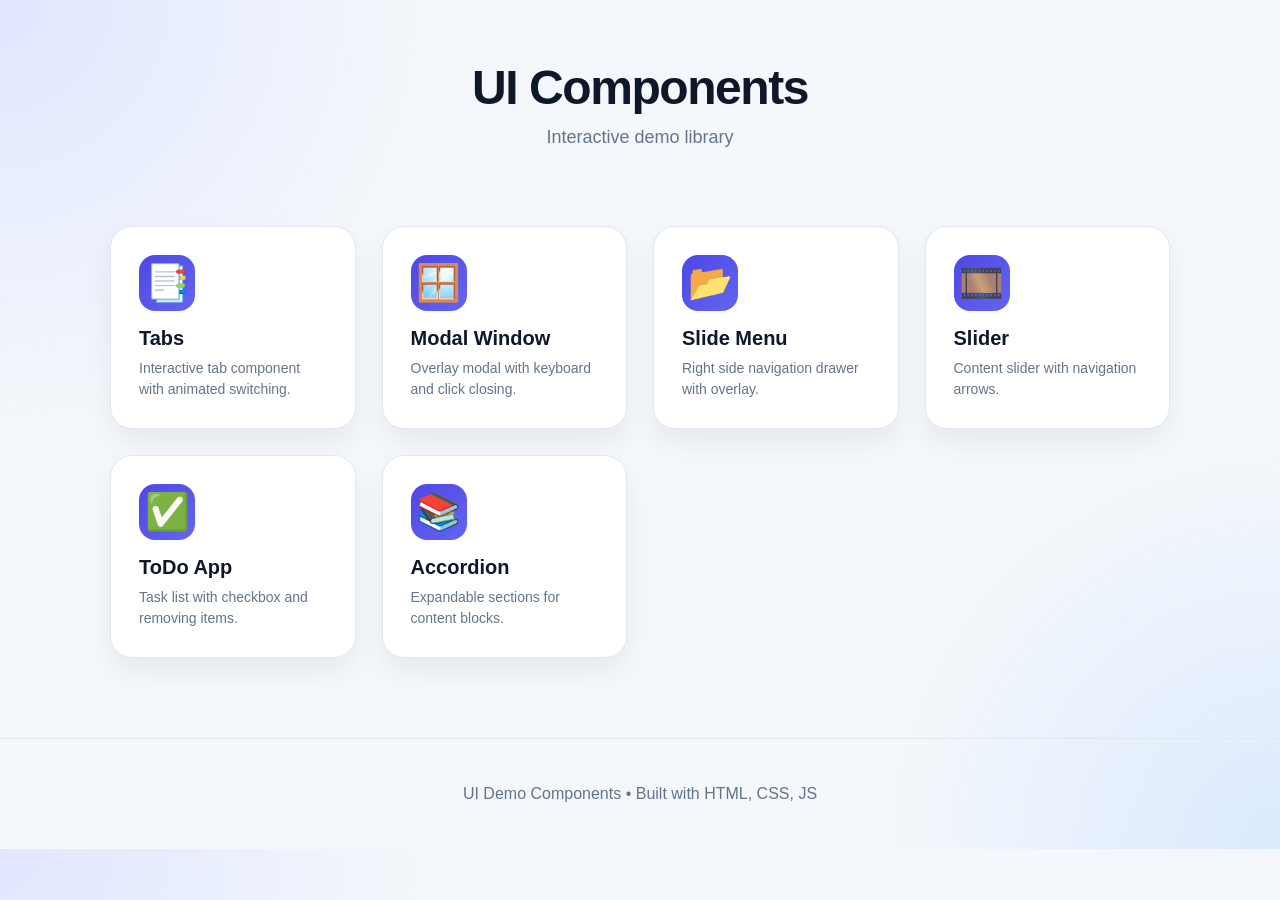
<file: index.html>
<!DOCTYPE html>
<html lang="en">
<head>
<meta charset="UTF-8">
<meta name="viewport" content="width=device-width, initial-scale=1.0">
<title>UI Components Demo</title>
<link rel="stylesheet" href="styles.css">
</head>
<body>

<header class="header">
    <div class="header-container">
        <h1 class="logo">UI Components</h1>
        <p class="subtitle">Interactive demo library</p>
    </div>
</header>

<main class="main">

    <section class="components">

        <a target="_blank" href="tabs/" class="component-card">
            <div class="component-icon">📑</div>
            <h2>Tabs</h2>
            <p>Interactive tab component with animated switching.</p>
        </a>

        <a target="_blank" href="modal/" class="component-card">
            <div class="component-icon">🪟</div>
            <h2>Modal Window</h2>
            <p>Overlay modal with keyboard and click closing.</p>
        </a>

        <a target="_blank" href="slide-menu/" class="component-card">
            <div class="component-icon">📂</div>
            <h2>Slide Menu</h2>
            <p>Right side navigation drawer with overlay.</p>
        </a>

        <a target="_blank" href="slider/" class="component-card">
            <div class="component-icon">🎞️</div>
            <h2>Slider</h2>
            <p>Content slider with navigation arrows.</p>
        </a>

        <a target="_blank" href="todo/" class="component-card">
            <div class="component-icon">✅</div>
            <h2>ToDo App</h2>
            <p>Task list with checkbox and removing items.</p>
        </a>

        <a target="_blank" href="accordion/" class="component-card">
            <div class="component-icon">📚</div>
            <h2>Accordion</h2>
            <p>Expandable sections for content blocks.</p>
        </a>

    </section>

</main>

<footer class="footer">
    <p>UI Demo Components • Built with HTML, CSS, JS</p>
</footer>

</body>
</html>
</file>
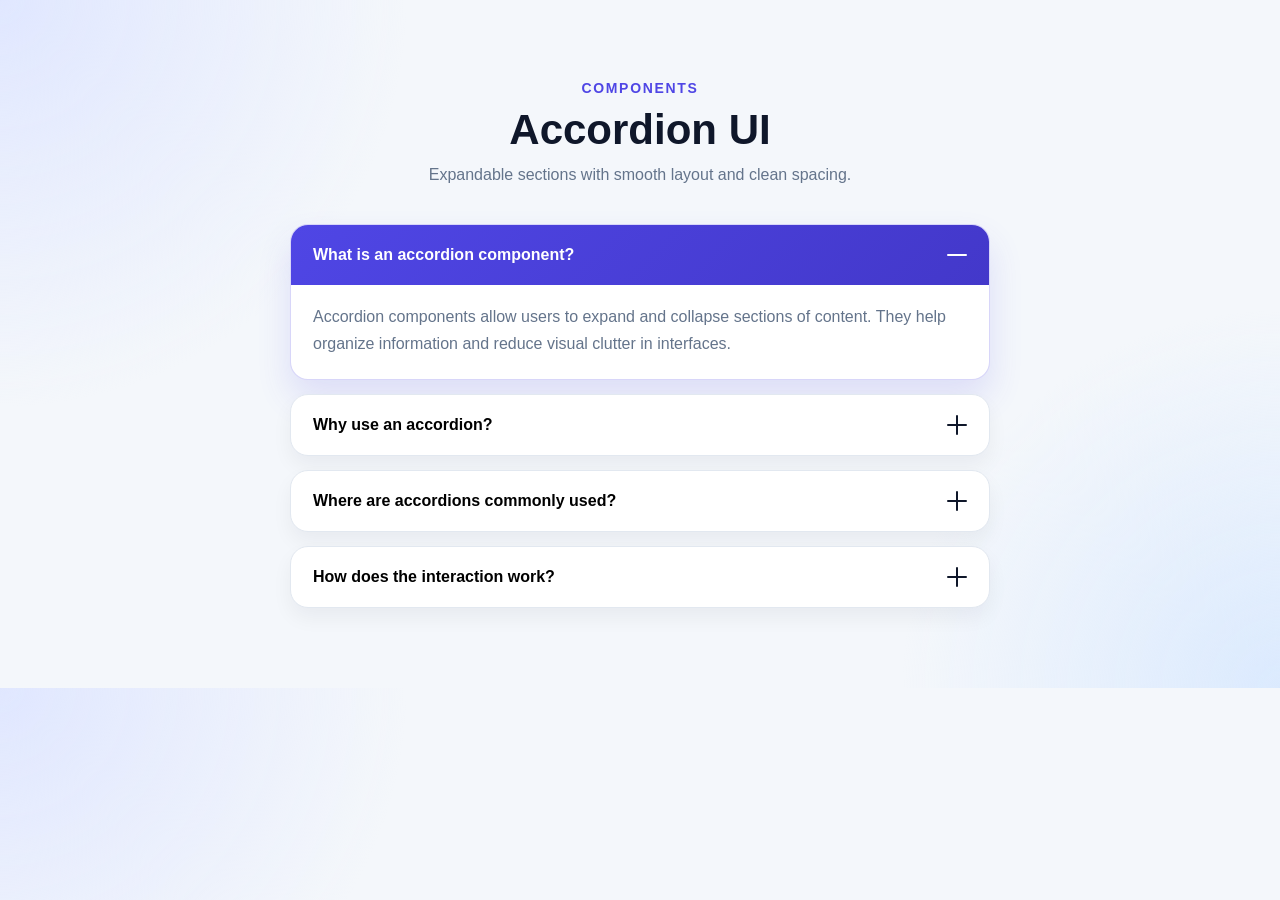
<file: accordion/index.html>
<!DOCTYPE html>
<html lang="en">
<head>
<meta charset="UTF-8">
<meta name="viewport" content="width=device-width, initial-scale=1.0">
<title>Accordion</title>
<link rel="stylesheet" href="styles.css">
<script defer src="app.js"></script>
</head>
<body>

<section class="accordion-section">

    <div class="accordion-container">

        <div class="accordion-header">
            <p class="accordion-label">Components</p>
            <h1 class="accordion-title">Accordion UI</h1>
            <p class="accordion-subtitle">
                Expandable sections with smooth layout and clean spacing.
            </p>
        </div>

        <div class="accordion">

            <div class="accordion-item active">

                <button class="accordion-trigger" type="button">
                    <span>What is an accordion component?</span>
                    <span class="accordion-icon"></span>
                </button>

                <div class="accordion-content">
                    <p>
                        Accordion components allow users to expand and collapse
                        sections of content. They help organize information and
                        reduce visual clutter in interfaces.
                    </p>
                </div>

            </div>

            <div class="accordion-item">

                <button class="accordion-trigger" type="button">
                    <span>Why use an accordion?</span>
                    <span class="accordion-icon"></span>
                </button>

                <div class="accordion-content">
                    <p>
                        Accordions improve usability by grouping related
                        information and letting users reveal details only when
                        needed.
                    </p>
                </div>

            </div>

            <div class="accordion-item">

                <button class="accordion-trigger" type="button">
                    <span>Where are accordions commonly used?</span>
                    <span class="accordion-icon"></span>
                </button>

                <div class="accordion-content">
                    <p>
                        They are commonly used in FAQs, dashboards, documentation,
                        and settings panels.
                    </p>
                </div>

            </div>

            <div class="accordion-item">

                <button class="accordion-trigger" type="button">
                    <span>How does the interaction work?</span>
                    <span class="accordion-icon"></span>
                </button>

                <div class="accordion-content">
                    <p>
                        When a user clicks the header, JavaScript toggles an
                        active class which expands or collapses the content area.
                    </p>
                </div>

            </div>

        </div>

    </div>

</section>

</body>
</html>
</file>
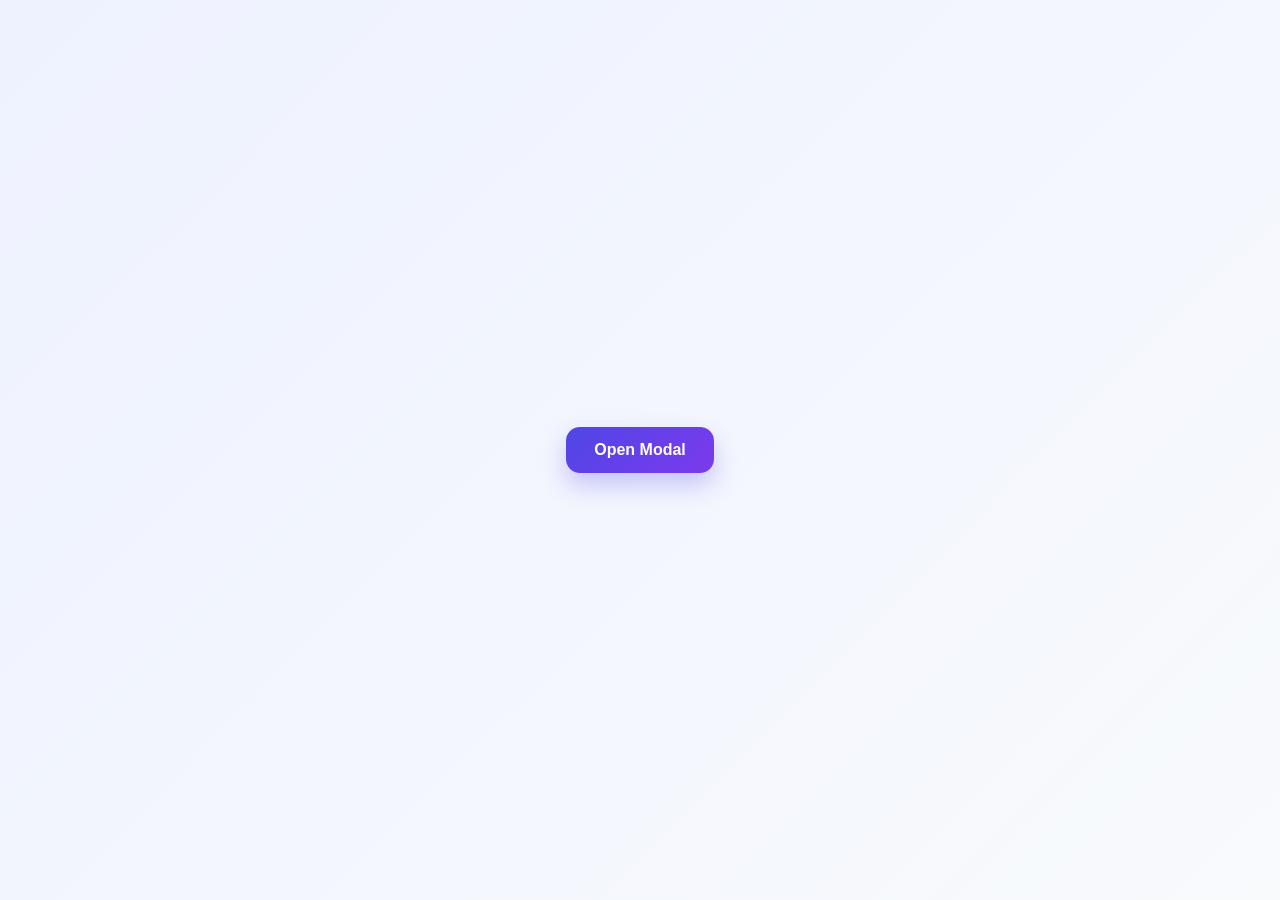
<file: modal/index.html>
<!DOCTYPE html>
<html lang="en">
<head>
    <meta charset="UTF-8">
    <meta name="viewport" content="width=device-width, initial-scale=1.0">
    <title>Beautiful Modal</title>
    <link rel="stylesheet" href="styles.css">
    <script defer src="app.js"></script>
</head>
<body>
    <button id="openModalBtn" class="open-btn">Open Modal</button>

    <div id="myModal" class="modal">
        <div class="modal-content">
            <div class="modal-header">
                <h2 class="modal-title">Beautiful Modal Window</h2>
                <button class="close" id="closeModalBtn" aria-label="Close modal">&times;</button>
            </div>

            <p class="modal-text">
                This is a modern modal window with a smooth animation, a soft shadow,
                and a blurred background. It looks much cleaner than the default version.
            </p>

            <div class="modal-actions">
                <button class="btn-secondary" id="cancelBtn">Cancel</button>
                <button class="btn-primary">Confirm</button>
            </div>
        </div>
    </div>
</body>
</html>
</file>
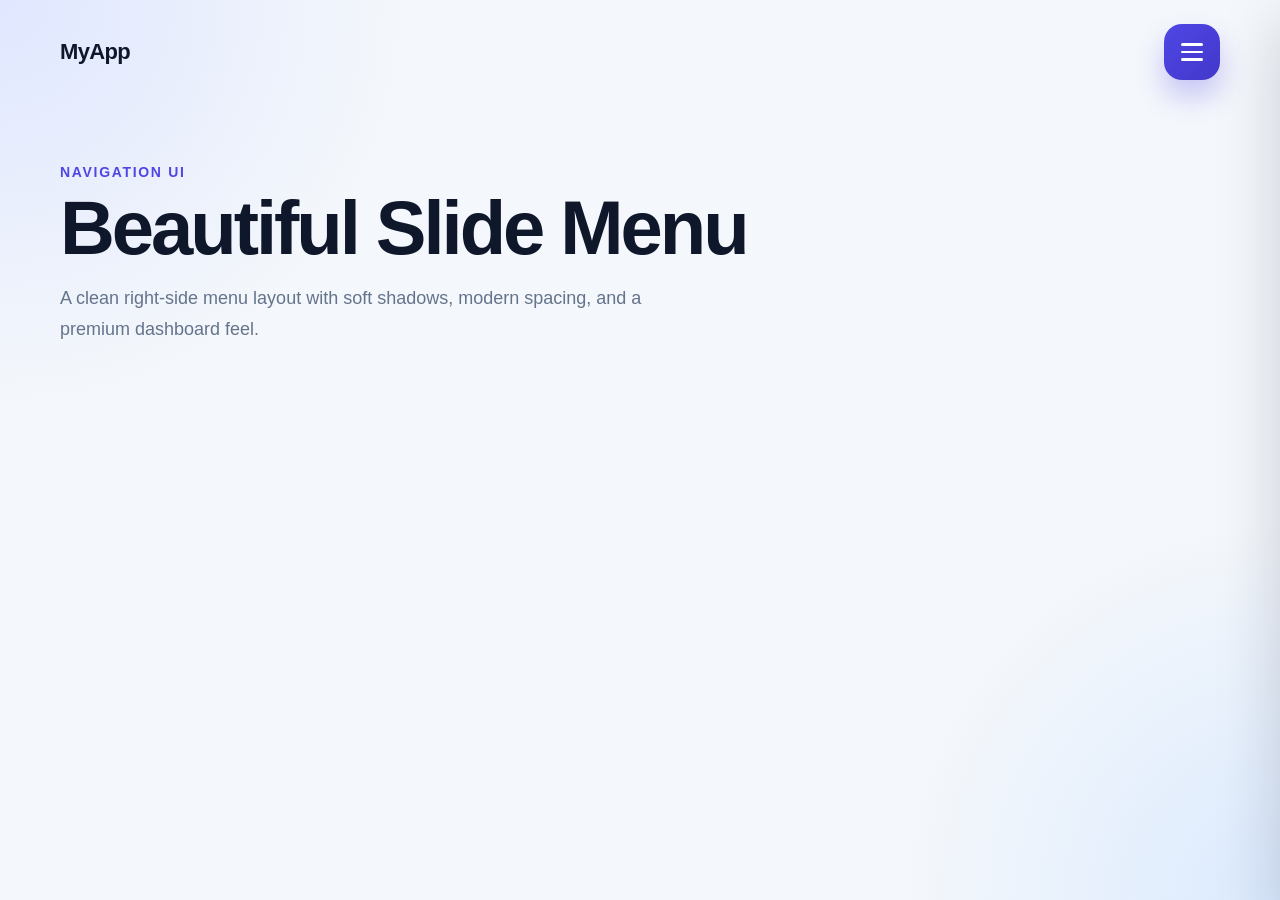
<file: slide-menu/index.html>
<!DOCTYPE html>
<html lang="en">
<head>
    <meta charset="UTF-8">
    <meta name="viewport" content="width=device-width, initial-scale=1.0">
    <title>Slide Menu</title>
    <link rel="stylesheet" href="styles.css">
    <script deffer src="app.js"></script>
</head>
<body>
    <header class="page-header">
        <div class="logo">MyApp</div>

        <button class="menu-toggle" type="button" aria-label="Open menu">
            <span></span>
            <span></span>
            <span></span>
        </button>
    </header>

    <main class="hero">
        <div class="hero-content">
            <p class="hero-label">Navigation UI</p>
            <h1 class="hero-title">Beautiful Slide Menu</h1>
            <p class="hero-text">
                A clean right-side menu layout with soft shadows, modern spacing,
                and a premium dashboard feel.
            </p>
        </div>
    </main>

    <div class="menu-overlay"></div>

    <aside class="side-menu" aria-hidden="true">
        <div class="side-menu__header">
            <div>
                <p class="side-menu__label">Menu</p>
                <h2 class="side-menu__title">Navigation</h2>
            </div>

            <button class="menu-close" type="button" aria-label="Close menu">
                <span></span>
                <span></span>
            </button>
        </div>

        <nav class="side-menu__nav">
            <a href="#" class="menu-link active">
                <span class="menu-link__icon">🏠</span>
                <span class="menu-link__content">
                    <span class="menu-link__title">Dashboard</span>
                    <span class="menu-link__text">Overview and quick stats</span>
                </span>
            </a>

            <a href="#" class="menu-link">
                <span class="menu-link__icon">📁</span>
                <span class="menu-link__content">
                    <span class="menu-link__title">Projects</span>
                    <span class="menu-link__text">Manage your active work</span>
                </span>
            </a>

            <a href="#" class="menu-link">
                <span class="menu-link__icon">👥</span>
                <span class="menu-link__content">
                    <span class="menu-link__title">Team</span>
                    <span class="menu-link__text">Members and permissions</span>
                </span>
            </a>

            <a href="#" class="menu-link">
                <span class="menu-link__icon">📊</span>
                <span class="menu-link__content">
                    <span class="menu-link__title">Analytics</span>
                    <span class="menu-link__text">Reports and performance</span>
                </span>
            </a>

            <a href="#" class="menu-link">
                <span class="menu-link__icon">⚙️</span>
                <span class="menu-link__content">
                    <span class="menu-link__title">Settings</span>
                    <span class="menu-link__text">Preferences and configuration</span>
                </span>
            </a>
        </nav>

        <div class="side-menu__footer">
            <div class="profile-card">
                <div class="profile-card__avatar">JD</div>
                <div class="profile-card__info">
                    <strong>John Doe</strong>
                    <span>Product Developer</span>
                </div>
            </div>

            <button class="logout-btn" type="button">Log out</button>
        </div>
    </aside>
</body>
</html>
</file>
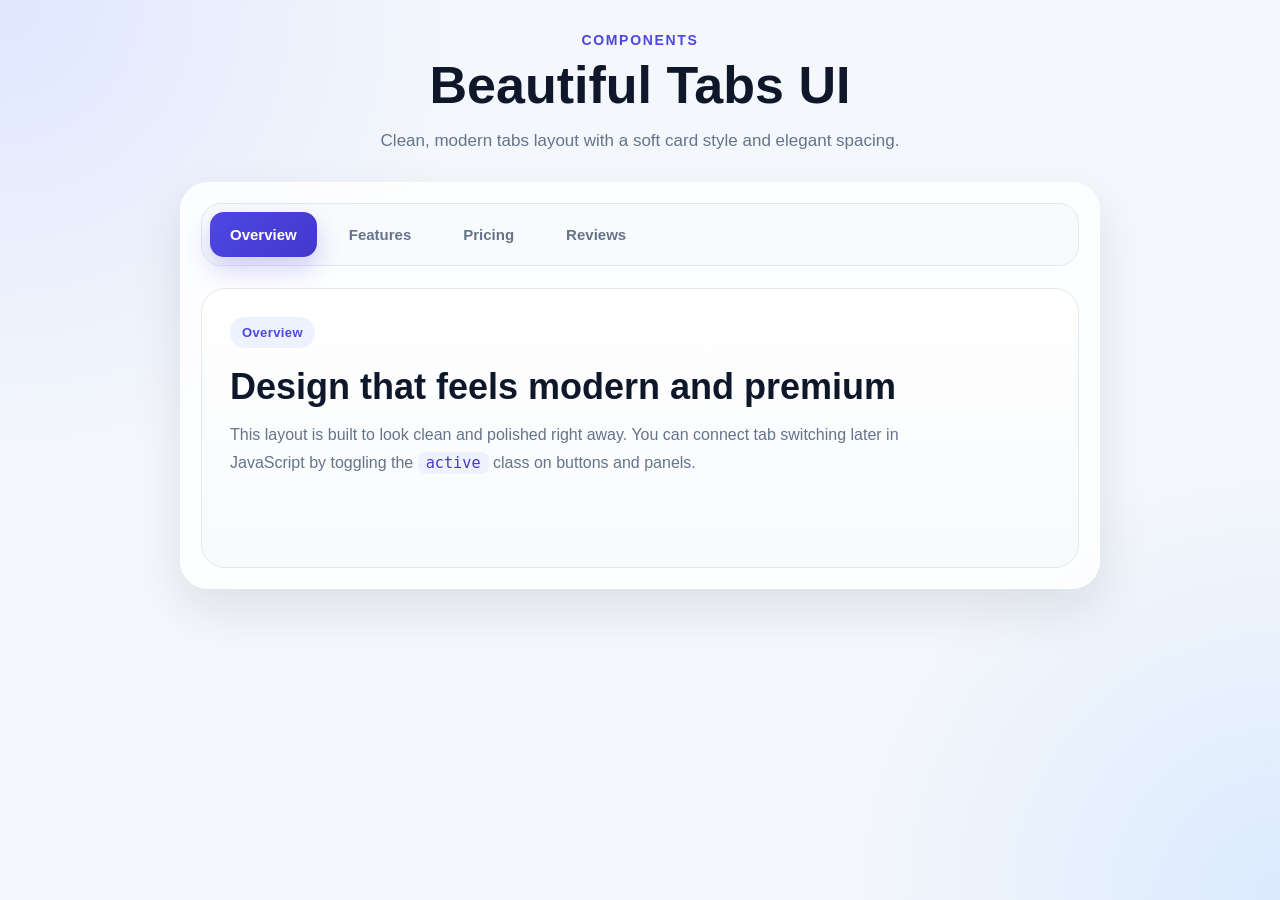
<file: tabs/index.html>
<!DOCTYPE html>
<html lang="en">
<head>
    <meta charset="UTF-8">
    <meta name="viewport" content="width=device-width, initial-scale=1.0">
    <title>Beautiful Tabs</title>
    <link rel="stylesheet" href="styles.css">
    <script defer src="app.js"></script>
</head>
<body>
    <section class="tabs-section">
        <div class="tabs-container">
            <div class="tabs-header">
                <p class="tabs-label">Components</p>
                <h1 class="tabs-title">Beautiful Tabs UI</h1>
                <p class="tabs-subtitle">
                    Clean, modern tabs layout with a soft card style and elegant spacing.
                </p>
            </div>

            <div class="tabs">
                <div class="tabs-nav" role="tablist" aria-label="Tabs navigation">
                    <button class="tab-btn active" type="button" role="tab" aria-selected="true">
                        Overview
                    </button>
                    <button class="tab-btn" type="button" role="tab" aria-selected="false">
                        Features
                    </button>
                    <button class="tab-btn" type="button" role="tab" aria-selected="false">
                        Pricing
                    </button>
                    <button class="tab-btn" type="button" role="tab" aria-selected="false">
                        Reviews
                    </button>
                </div>

                <div class="tabs-content">
                    <div class="tab-panel active" role="tabpanel">
                        <div class="panel-card">
                            <span class="panel-badge">Overview</span>
                            <h2>Design that feels modern and premium</h2>
                            <p>
                                This layout is built to look clean and polished right away.
                                You can connect tab switching later in JavaScript by toggling
                                the <code>active</code> class on buttons and panels.
                            </p>
                        </div>
                    </div>

                    <div class="tab-panel" role="tabpanel">
                        <div class="panel-card">
                            <span class="panel-badge">Features</span>
                            <h2>Everything is ready for interaction</h2>
                            <p>
                                The markup already has navigation buttons and content panels.
                                You only need to write JavaScript for switching the active state.
                            </p>
                        </div>
                    </div>

                    <div class="tab-panel" role="tabpanel">
                        <div class="panel-card">
                            <span class="panel-badge">Pricing</span>
                            <h2>Perfect base for dashboard or landing pages</h2>
                            <p>
                                This component fits SaaS interfaces, admin panels, portfolios,
                                startup landing pages, and product pages.
                            </p>
                        </div>
                    </div>

                    <div class="tab-panel" role="tabpanel">
                        <div class="panel-card">
                            <span class="panel-badge">Reviews</span>
                            <h2>Simple structure, easy to extend</h2>
                            <p>
                                You can add icons, counters, animations, or even nested cards
                                without changing the core structure.
                            </p>
                        </div>
                    </div>
                </div>
            </div>
        </div>
    </section>
</body>
</html>
</file>
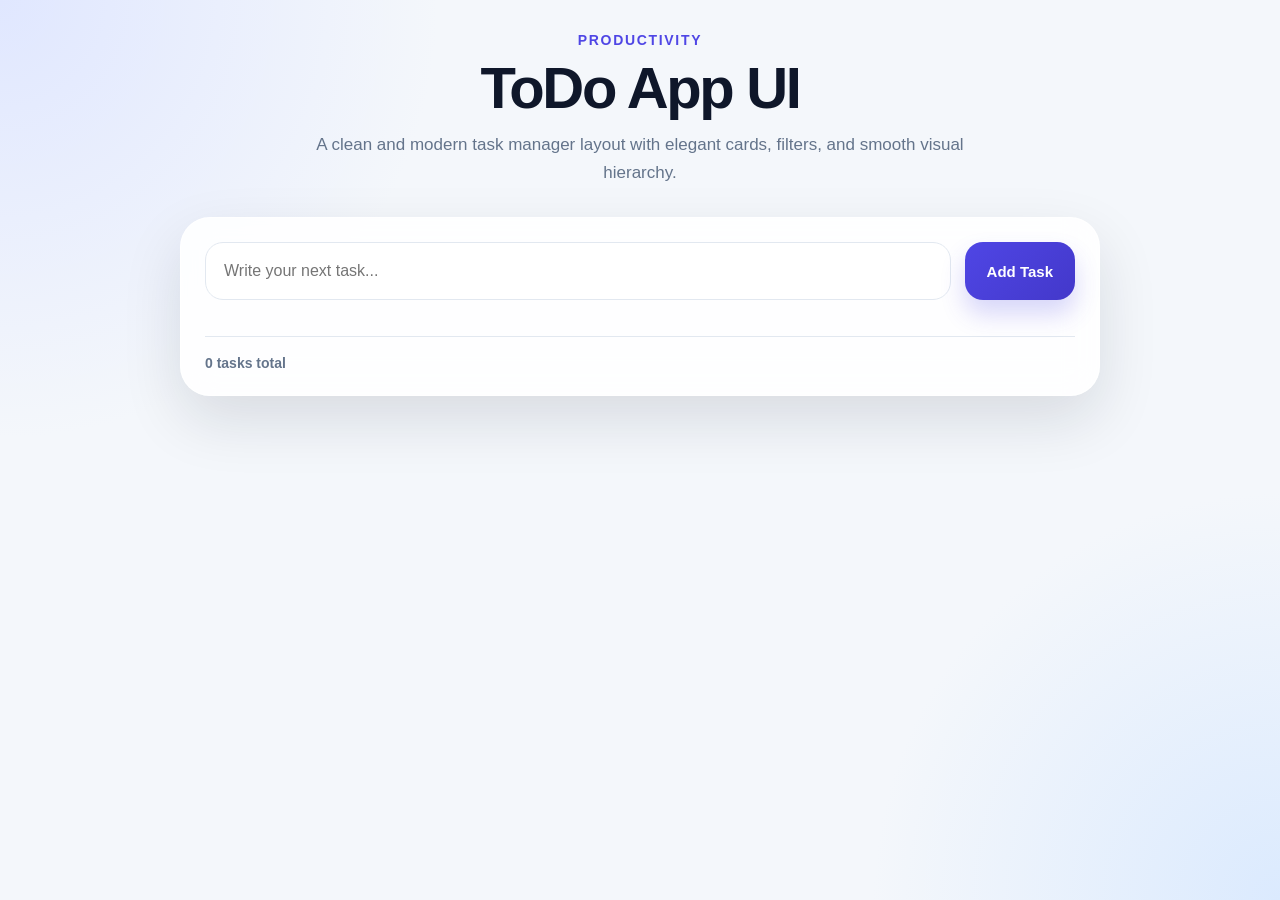
<file: todo/index.html>
<!DOCTYPE html>
<html lang="en">
<head>
    <meta charset="UTF-8">
    <meta name="viewport" content="width=device-width, initial-scale=1.0">
    <title>Beautiful ToDo</title>
    <link rel="stylesheet" href="styles.css">
    <script defer src="app.js"></script>
</head>
<body>
    <section class="todo-section">
        <div class="todo-container">
            <div class="todo-header">
                <p class="todo-label">Productivity</p>
                <h1 class="todo-title">ToDo App UI</h1>
                <p class="todo-subtitle">
                    A clean and modern task manager layout with elegant cards,
                    filters, and smooth visual hierarchy.
                </p>
            </div>

            <div class="todo-app">
                <form class="todo-form">
                    <div class="todo-input-wrap">
                        <input
                            type="text"
                            class="todo-input"
                            placeholder="Write your next task..."
                        >
                        <button class="todo-add-btn" type="submit">Add Task</button>
                    </div>
                </form>

                <ul class="todo-list"></ul>

                <div class="todo-footer">
                    <span class="tasks-count"></span>
                </div>
            </div>
        </div>
    </section>
</body>
</html>
</file>
<file: styles.css>
* {
    box-sizing: border-box;
}

:root {
    --bg: #f4f7fb;
    --card: #ffffff;
    --text: #0f172a;
    --muted: #64748b;
    --primary: #4f46e5;
    --primary2: #6366f1;
    --line: #e2e8f0;
}

body {
    margin: 0;
    font-family: Inter, Arial, sans-serif;
    background:
        radial-gradient(circle at top left,#e0e7ff 0%,transparent 28%),
        radial-gradient(circle at bottom right,#dbeafe 0%,transparent 26%),
        var(--bg);
    color: var(--text);
}

/* HEADER */

.header {
    padding: 60px 20px 30px;
    text-align: center;
}

.logo {
    font-size: 48px;
    margin: 0;
    font-weight: 900;
    letter-spacing: -0.03em;
}

.subtitle {
    margin-top: 12px;
    color: var(--muted);
    font-size: 18px;
}

/* MAIN */

.main {
    max-width: 1100px;
    margin: auto;
    padding: 30px 20px 80px;
}

.components {
    display: grid;
    grid-template-columns: repeat(auto-fit,minmax(240px,1fr));
    gap: 26px;
}

/* CARD */

.component-card {
    text-decoration: none;
    background: var(--card);
    border-radius: 22px;
    padding: 28px;
    border: 1px solid var(--line);
    box-shadow: 0 14px 28px rgba(15,23,42,0.06);
    transition: all .25s ease;
    color: inherit;
}

.component-card:hover {
    transform: translateY(-6px);
    box-shadow: 0 22px 40px rgba(15,23,42,0.12);
    border-color: #c7d2fe;
}

.component-card h2 {
    margin: 16px 0 8px;
    font-size: 20px;
}

.component-card p {
    margin: 0;
    color: var(--muted);
    font-size: 14px;
    line-height: 1.5;
}

/* ICON */

.component-icon {
    font-size: 36px;
    width: 56px;
    height: 56px;
    border-radius: 16px;
    background: linear-gradient(135deg,var(--primary),var(--primary2));
    display: flex;
    align-items: center;
    justify-content: center;
    color: white;
}

/* FOOTER */

.footer {
    text-align: center;
    padding: 30px 20px;
    color: var(--muted);
    border-top: 1px solid var(--line);
}
</file>
<file: accordion/styles.css>
* {
    box-sizing: border-box;
}

:root {
    --bg: #f4f7fb;
    --card: #ffffff;
    --text: #0f172a;
    --muted: #64748b;
    --primary: #4f46e5;
    --primary-dark: #4338ca;
    --line: #e2e8f0;
}

body {
    margin: 0;
    font-family: Inter, Arial, sans-serif;
    background:
        radial-gradient(circle at top left, #e0e7ff 0%, transparent 28%),
        radial-gradient(circle at bottom right, #dbeafe 0%, transparent 26%),
        var(--bg);
    color: var(--text);
}

.accordion-section {
    padding: 80px 20px;
}

.accordion-container {
    max-width: 700px;
    margin: auto;
}

.accordion-header {
    text-align: center;
    margin-bottom: 40px;
}

.accordion-label {
    margin: 0 0 10px;
    font-size: 14px;
    text-transform: uppercase;
    letter-spacing: .12em;
    color: var(--primary);
    font-weight: 700;
}

.accordion-title {
    margin: 0;
    font-size: 42px;
    font-weight: 900;
}

.accordion-subtitle {
    margin-top: 12px;
    color: var(--muted);
}

.accordion {
    display: flex;
    flex-direction: column;
    gap: 14px;
}

.accordion-item {
    background: var(--card);
    border-radius: 18px;
    border: 1px solid var(--line);
    overflow: hidden;
    box-shadow: 0 10px 20px rgba(15, 23, 42, .05);
    transition:
        transform 0.28s ease,
        box-shadow 0.28s ease,
        border-color 0.28s ease,
        background 0.28s ease;
}

.accordion-item:hover {
    transform: translateY(-2px);
    box-shadow: 0 16px 28px rgba(15, 23, 42, .08);
}

.accordion-item.active {
    border-color: rgba(79, 70, 229, 0.22);
    box-shadow: 0 18px 34px rgba(79, 70, 229, 0.14);
}

.accordion-trigger {
    width: 100%;
    display: flex;
    justify-content: space-between;
    align-items: center;
    gap: 16px;
    padding: 20px 22px;
    border: none;
    background: none;
    font-size: 16px;
    font-weight: 700;
    cursor: pointer;
    transition:
        background 0.3s ease,
        color 0.3s ease,
        padding 0.25s ease;
}

.accordion-trigger:hover {
    background: #f8fafc;
}

.accordion-trigger span:first-child {
    text-align: left;
}

.accordion-item.active .accordion-trigger {
    background: linear-gradient(135deg, var(--primary), var(--primary-dark));
    color: #fff;
}

.accordion-icon {
    width: 20px;
    height: 20px;
    position: relative;
    flex-shrink: 0;
    transition: transform 0.3s ease;
}

.accordion-icon::before,
.accordion-icon::after {
    content: "";
    position: absolute;
    background: var(--text);
    border-radius: 2px;
    transition:
        opacity 0.25s ease,
        transform 0.3s ease,
        background-color 0.3s ease;
}

.accordion-icon::before {
    width: 20px;
    height: 2px;
    top: 9px;
    left: 0;
}

.accordion-icon::after {
    width: 2px;
    height: 20px;
    left: 9px;
    top: 0;
}

.accordion-item.active .accordion-icon {
    transform: rotate(180deg);
}

.accordion-item.active .accordion-icon::before,
.accordion-item.active .accordion-icon::after {
    background-color: #fff;
}

.accordion-item.active .accordion-icon::after {
    opacity: 0;
    transform: scaleY(0.35);
}

.accordion-content {
    max-height: 0;
    overflow: hidden;
    padding: 0 22px;
    opacity: 0;
    transform: translateY(-8px);
    transition:
        max-height 0.38s ease,
        padding 0.3s ease,
        opacity 0.25s ease,
        transform 0.28s ease;
}

.accordion-item.active .accordion-content {
    max-height: 220px;
    padding: 18px 22px 22px;
    opacity: 1;
    transform: translateY(0);
}

.accordion-content p {
    margin: 0;
    color: var(--muted);
    line-height: 1.7;
    transition: color 0.25s ease;
}

.accordion-item.active .accordion-content p {
    animation: fadeSlideIn 0.32s ease;
}

@keyframes fadeSlideIn {
    from {
        opacity: 0;
        transform: translateY(8px);
    }
    to {
        opacity: 1;
        transform: translateY(0);
    }
}
</file>
<file: modal/styles.css>
* {
    box-sizing: border-box;
}

body {
    margin: 0;
    min-height: 100vh;
    display: flex;
    align-items: center;
    justify-content: center;
    font-family: Arial, sans-serif;
    background: linear-gradient(135deg, #eef2ff, #f8fafc);
    padding: 20px;
}

.open-btn {
    padding: 14px 28px;
    border: none;
    border-radius: 14px;
    background: linear-gradient(135deg, #4f46e5, #7c3aed);
    color: #fff;
    font-size: 16px;
    font-weight: 700;
    cursor: pointer;
    box-shadow: 0 12px 24px rgba(79, 70, 229, 0.28);
    transition: transform 0.2s ease, box-shadow 0.2s ease, opacity 0.2s ease;
}

.open-btn:hover {
    transform: translateY(-2px);
    box-shadow: 0 16px 30px rgba(79, 70, 229, 0.35);
}

.open-btn:active {
    transform: translateY(0);
    opacity: 0.95;
}

.modal {
    position: fixed;
    inset: 0;
    display: flex;
    align-items: center;
    justify-content: center;
    padding: 20px;
    background: rgba(15, 23, 42, 0.45);
    backdrop-filter: blur(6px);
    opacity: 0;
    visibility: hidden;
    transition: opacity 0.25s ease, visibility 0.25s ease;
}

.modal.show {
    opacity: 1;
    visibility: visible;
}

.modal-content {
    width: 100%;
    max-width: 460px;
    background: #ffffff;
    border-radius: 22px;
    padding: 24px;
    box-shadow: 0 24px 60px rgba(15, 23, 42, 0.20);
    transform: translateY(20px) scale(0.96);
    transition: transform 0.25s ease;
    position: relative;
}

.modal.show .modal-content {
    transform: translateY(0) scale(1);
}

.modal-header {
    display: flex;
    align-items: start;
    justify-content: space-between;
    gap: 16px;
    margin-bottom: 14px;
}

.modal-title {
    margin: 0;
    font-size: 24px;
    font-weight: 800;
    color: #0f172a;
}

.close {
    width: 40px;
    height: 40px;
    border: none;
    border-radius: 12px;
    background: #f1f5f9;
    color: #475569;
    font-size: 24px;
    line-height: 1;
    cursor: pointer;
    transition: background 0.2s ease, transform 0.2s ease, color 0.2s ease;
}

.close:hover {
    background: #e2e8f0;
    color: #0f172a;
    transform: rotate(90deg);
}

.modal-text {
    margin: 0 0 22px;
    font-size: 16px;
    line-height: 1.6;
    color: #475569;
}

.modal-actions {
    display: flex;
    justify-content: flex-end;
    gap: 12px;
}

.btn-secondary,
.btn-primary {
    border: none;
    border-radius: 12px;
    padding: 12px 18px;
    font-size: 15px;
    font-weight: 700;
    cursor: pointer;
    transition: transform 0.2s ease, opacity 0.2s ease, box-shadow 0.2s ease;
}

.btn-secondary {
    background: #e2e8f0;
    color: #0f172a;
}

.btn-primary {
    background: linear-gradient(135deg, #22c55e, #16a34a);
    color: #fff;
    box-shadow: 0 10px 20px rgba(34, 197, 94, 0.25);
}

.btn-secondary:hover,
.btn-primary:hover {
    transform: translateY(-1px);
}

.btn-primary:hover {
    box-shadow: 0 14px 24px rgba(34, 197, 94, 0.30);
}

@media (max-width: 480px) {
    .modal-content {
        padding: 20px;
        border-radius: 18px;
    }

    .modal-title {
        font-size: 20px;
    }

    .modal-actions {
        flex-direction: column;
    }
    
    .btn-secondary,
    .btn-primary {
        width: 100%;
    }
}
</file>
<file: slide-menu/styles.css>
* {
    box-sizing: border-box;
}

:root {
    --bg: #f4f7fb;
    --text: #0f172a;
    --muted: #64748b;
    --line: #e2e8f0;
    --white: #ffffff;
    --primary: #4f46e5;
    --primary-dark: #4338ca;
    --soft: #eef2ff;
    --shadow-lg: 0 24px 60px rgba(15, 23, 42, 0.18);
    --shadow-md: 0 14px 30px rgba(15, 23, 42, 0.08);
    --radius-xl: 28px;
    --radius-lg: 20px;
    --radius-md: 16px;
    --radius-sm: 12px;
}

html,
body {
    margin: 0;
    padding: 0;
    font-family: Inter, Arial, sans-serif;
    background:
        radial-gradient(circle at top left, #e0e7ff 0%, transparent 26%),
        radial-gradient(circle at bottom right, #dbeafe 0%, transparent 24%),
        var(--bg);
    color: var(--text);
}

body {
    min-height: 100vh;
    overflow-x: hidden;
}

.page-header {
    max-width: 1200px;
    margin: 0 auto;
    padding: 24px 20px;
    display: flex;
    align-items: center;
    justify-content: space-between;
}

.logo {
    font-size: 22px;
    font-weight: 800;
    letter-spacing: -0.03em;
}

.menu-toggle {
    width: 56px;
    height: 56px;
    border: none;
    border-radius: 18px;
    background: linear-gradient(135deg, var(--primary), var(--primary-dark));
    box-shadow: 0 16px 28px rgba(79, 70, 229, 0.28);
    display: inline-flex;
    flex-direction: column;
    justify-content: center;
    align-items: center;
    gap: 5px;
    cursor: pointer;
    transition: transform 0.2s ease, box-shadow 0.2s ease;
}

.menu-toggle:hover {
    transform: translateY(-2px);
    box-shadow: 0 20px 34px rgba(79, 70, 229, 0.34);
}

.menu-toggle span {
    width: 22px;
    height: 2.5px;
    border-radius: 999px;
    background: #ffffff;
    display: block;
}

.hero {
    max-width: 1200px;
    margin: 0 auto;
    padding: 60px 20px 100px;
}

.hero-content {
    max-width: 720px;
}

.hero-label {
    margin: 0 0 12px;
    font-size: 14px;
    font-weight: 700;
    letter-spacing: 0.12em;
    text-transform: uppercase;
    color: var(--primary);
}

.hero-title {
    margin: 0;
    font-size: clamp(40px, 7vw, 76px);
    line-height: 0.96;
    letter-spacing: -0.04em;
    font-weight: 900;
}

.hero-text {
    max-width: 620px;
    margin: 18px 0 0;
    font-size: 18px;
    line-height: 1.7;
    color: var(--muted);
}

.menu-overlay {
    position: fixed;
    inset: 0;
    background: rgba(15, 23, 42, 0.42);
    backdrop-filter: blur(4px);
    opacity: 0;
    visibility: hidden;
    transition: opacity 0.3s ease, visibility 0.3s ease;
}

.menu-overlay.is-open {
    opacity: 1;
    visibility: visible;
}

.side-menu {
    position: fixed;
    top: 0;
    right: 0;
    width: min(420px, 100%);
    height: 100vh;
    background: rgba(255, 255, 255, 0.92);
    backdrop-filter: blur(18px);
    border-left: 1px solid rgba(255, 255, 255, 0.7);
    box-shadow: var(--shadow-lg);
    padding: 24px;
    display: flex;
    flex-direction: column;
    gap: 26px;
    transform: translateX(100%);
    transition: transform 0.3s ease;
    z-index: 10;
}

.side-menu.is-open {
    transform: translateX(0);
}

.side-menu__header {
    display: flex;
    align-items: flex-start;
    justify-content: space-between;
    gap: 16px;
    padding-bottom: 10px;
    border-bottom: 1px solid var(--line);
}

.side-menu__label {
    margin: 0 0 8px;
    font-size: 13px;
    font-weight: 700;
    letter-spacing: 0.12em;
    text-transform: uppercase;
    color: var(--primary);
}

.side-menu__title {
    margin: 0;
    font-size: 30px;
    line-height: 1;
    font-weight: 800;
}

.menu-close {
    width: 46px;
    height: 46px;
    border: none;
    border-radius: 14px;
    background: #f8fafc;
    border: 1px solid var(--line);
    position: relative;
    cursor: pointer;
    flex-shrink: 0;
    transition: background 0.2s ease, transform 0.2s ease;
}

.menu-close:hover {
    background: #eef2ff;
    transform: rotate(90deg);
}

.menu-close span {
    position: absolute;
    top: 50%;
    left: 50%;
    width: 18px;
    height: 2px;
    background: #334155;
    border-radius: 999px;
}

.menu-close span:first-child {
    transform: translate(-50%, -50%) rotate(45deg);
}

.menu-close span:last-child {
    transform: translate(-50%, -50%) rotate(-45deg);
}

.side-menu__nav {
    display: flex;
    flex-direction: column;
    gap: 10px;
    flex: 1;
    overflow-y: auto;
    padding-right: 4px;
}

.menu-link {
    display: flex;
    align-items: center;
    gap: 14px;
    text-decoration: none;
    padding: 16px;
    border-radius: 18px;
    color: var(--text);
    background: transparent;
    border: 1px solid transparent;
    transition:
        background 0.22s ease,
        border-color 0.22s ease,
        transform 0.18s ease,
        box-shadow 0.22s ease;
}

.menu-link:hover {
    background: #ffffff;
    border-color: #e2e8f0;
    box-shadow: var(--shadow-md);
    transform: translateX(-2px);
}

.menu-link.active {
    background: linear-gradient(135deg, #eef2ff, #f8fafc);
    border-color: #c7d2fe;
}

.menu-link__icon {
    width: 46px;
    height: 46px;
    border-radius: 14px;
    background: #f8fafc;
    border: 1px solid var(--line);
    display: inline-flex;
    align-items: center;
    justify-content: center;
    flex-shrink: 0;
    font-size: 20px;
}

.menu-link.active .menu-link__icon {
    background: linear-gradient(135deg, var(--primary), var(--primary-dark));
    color: #ffffff;
    border-color: transparent;
    box-shadow: 0 10px 20px rgba(79, 70, 229, 0.24);
}

.menu-link__content {
    min-width: 0;
    display: flex;
    flex-direction: column;
    gap: 4px;
}

.menu-link__title {
    font-size: 16px;
    font-weight: 800;
    line-height: 1.2;
}

.menu-link__text {
    font-size: 14px;
    color: var(--muted);
    line-height: 1.4;
}

.side-menu__footer {
    display: flex;
    flex-direction: column;
    gap: 16px;
    padding-top: 18px;
    border-top: 1px solid var(--line);
}

.profile-card {
    display: flex;
    align-items: center;
    gap: 14px;
    padding: 14px;
    border-radius: 18px;
    background: linear-gradient(180deg, #ffffff, #f8fafc);
    border: 1px solid var(--line);
}

.profile-card__avatar {
    width: 52px;
    height: 52px;
    border-radius: 16px;
    display: inline-flex;
    align-items: center;
    justify-content: center;
    background: linear-gradient(135deg, var(--primary), var(--primary-dark));
    color: #ffffff;
    font-weight: 800;
    box-shadow: 0 12px 22px rgba(79, 70, 229, 0.24);
    flex-shrink: 0;
}

.profile-card__info {
    display: flex;
    flex-direction: column;
    gap: 4px;
}

.profile-card__info strong {
    font-size: 15px;
    line-height: 1.2;
}

.profile-card__info span {
    font-size: 14px;
    color: var(--muted);
    line-height: 1.3;
}

.logout-btn {
    width: 100%;
    border: none;
    border-radius: 16px;
    padding: 14px 18px;
    background: linear-gradient(135deg, #ef4444, #dc2626);
    color: #ffffff;
    font-size: 15px;
    font-weight: 800;
    cursor: pointer;
    box-shadow: 0 12px 24px rgba(220, 38, 38, 0.18);
    transition: transform 0.2s ease, box-shadow 0.2s ease;
}

.logout-btn:hover {
    transform: translateY(-1px);
    box-shadow: 0 16px 28px rgba(220, 38, 38, 0.24);
}

@media (max-width: 640px) {
    .page-header {
        padding: 18px 14px;
    }

    .hero {
        padding: 40px 14px 80px;
    }

    .side-menu {
        width: 100%;
        padding: 18px;
    }

    .menu-link {
        padding: 14px;
        border-radius: 16px;
    }

    .menu-link__icon {
        width: 42px;
        height: 42px;
        border-radius: 12px;
    }
}
</file>
<file: tabs/styles.css>
* {
    box-sizing: border-box;
}

:root {
    --bg: #f4f7fb;
    --card-bg: rgba(255, 255, 255, 0.82);
    --card-border: rgba(255, 255, 255, 0.7);
    --text: #0f172a;
    --muted: #64748b;
    --primary: #4f46e5;
    --primary-dark: #4338ca;
    --soft: #eef2ff;
    --shadow: 0 20px 50px rgba(15, 23, 42, 0.10);
    --radius-xl: 28px;
    --radius-lg: 18px;
    --radius-md: 14px;
}

html,
body {
    margin: 0;
    padding: 0;
    font-family: Inter, Arial, sans-serif;
    background:
        radial-gradient(circle at top left, #e0e7ff 0%, transparent 30%),
        radial-gradient(circle at bottom right, #dbeafe 0%, transparent 28%),
        var(--bg);
    color: var(--text);
}

body {
    min-height: 100vh;
    padding: 32px 16px;
}

.tabs-section {
    width: 100%;
}

.tabs-container {
    max-width: 920px;
    margin: 0 auto;
}

.tabs-header {
    text-align: center;
    margin-bottom: 28px;
}

.tabs-label {
    margin: 0 0 10px;
    color: var(--primary);
    font-size: 14px;
    font-weight: 700;
    text-transform: uppercase;
    letter-spacing: 0.12em;
}

.tabs-title {
    margin: 0;
    font-size: clamp(32px, 5vw, 52px);
    line-height: 1.05;
    font-weight: 800;
}

.tabs-subtitle {
    max-width: 640px;
    margin: 14px auto 0;
    color: var(--muted);
    font-size: 17px;
    line-height: 1.6;
}

.tabs {
    background: var(--card-bg);
    border: 1px solid var(--card-border);
    backdrop-filter: blur(14px);
    border-radius: var(--radius-xl);
    padding: 20px;
    box-shadow: var(--shadow);
}

.tabs-nav {
    display: flex;
    flex-wrap: wrap;
    gap: 12px;
    padding: 8px;
    background: #f8fafc;
    border-radius: 20px;
    margin-bottom: 22px;
    border: 1px solid #e2e8f0;
}

.tab-btn {
    appearance: none;
    border: none;
    background: transparent;
    color: var(--muted);
    padding: 14px 20px;
    border-radius: 14px;
    font-size: 15px;
    font-weight: 700;
    cursor: pointer;
    transition:
        background 0.25s ease,
        color 0.25s ease,
        transform 0.2s ease,
        box-shadow 0.25s ease;
}

.tab-btn:hover {
    background: #ffffff;
    color: var(--text);
    transform: translateY(-1px);
}

.tab-btn.active {
    background: linear-gradient(135deg, var(--primary), var(--primary-dark));
    color: #ffffff;
    box-shadow: 0 12px 24px rgba(79, 70, 229, 0.24);
}

.tabs-content {
    position: relative;
}

.tab-panel {
    display: none;
}

.tab-panel.active {
    display: block;
}

.panel-card {
    background: linear-gradient(180deg, #ffffff, #f8fafc);
    border: 1px solid #e2e8f0;
    border-radius: 24px;
    padding: 28px;
    min-height: 280px;
    box-shadow: inset 0 1px 0 rgba(255, 255, 255, 0.7);
}

.panel-badge {
    display: inline-flex;
    align-items: center;
    padding: 8px 12px;
    border-radius: 999px;
    background: var(--soft);
    color: var(--primary);
    font-size: 13px;
    font-weight: 700;
    letter-spacing: 0.03em;
    margin-bottom: 18px;
}

.panel-card h2 {
    margin: 0 0 14px;
    font-size: clamp(24px, 4vw, 36px);
    line-height: 1.15;
    font-weight: 800;
}

.panel-card p {
    margin: 0;
    color: var(--muted);
    font-size: 16px;
    line-height: 1.75;
    max-width: 680px;
}

.panel-card code {
    padding: 2px 8px;
    border-radius: 8px;
    background: #eef2ff;
    color: var(--primary-dark);
    font-size: 0.95em;
}

@media (max-width: 768px) {
    .tabs {
        padding: 16px;
        border-radius: 22px;
    }

    .tabs-nav {
        gap: 10px;
        border-radius: 18px;
    }

    .tab-btn {
        flex: 1 1 calc(50% - 10px);
        text-align: center;
        padding: 13px 16px;
    }

    .panel-card {
        padding: 22px;
        min-height: auto;
    }
}

@media (max-width: 480px) {
    body {
        padding: 20px 12px;
    }

    .tab-btn {
        flex: 1 1 100%;
    }

    .panel-card {
        border-radius: 18px;
        padding: 18px;
    }

    .tabs {
        border-radius: 18px;
    }
}
</file>
<file: todo/styles.css>
* {
    box-sizing: border-box;
}

:root {
    --bg: #f4f7fb;
    --card: rgba(255, 255, 255, 0.88);
    --card-solid: #ffffff;
    --text: #0f172a;
    --muted: #64748b;
    --line: #e2e8f0;
    --primary: #4f46e5;
    --primary-dark: #4338ca;
    --success: #22c55e;
    --danger: #ef4444;
    --shadow-lg: 0 24px 60px rgba(15, 23, 42, 0.12);
    --shadow-md: 0 14px 30px rgba(15, 23, 42, 0.08);
    --radius-xl: 30px;
    --radius-lg: 22px;
    --radius-md: 16px;
    --radius-sm: 12px;
}

html,
body {
    margin: 0;
    padding: 0;
    font-family: Inter, Arial, sans-serif;
    background:
        radial-gradient(circle at top left, #e0e7ff 0%, transparent 28%),
        radial-gradient(circle at bottom right, #dbeafe 0%, transparent 26%),
        var(--bg);
    color: var(--text);
}

body {
    min-height: 100vh;
    padding: 32px 16px;
}

.todo-section {
    width: 100%;
}

.todo-container {
    max-width: 920px;
    margin: 0 auto;
}

.todo-header {
    text-align: center;
    margin-bottom: 30px;
}

.todo-label {
    margin: 0 0 10px;
    font-size: 14px;
    font-weight: 700;
    letter-spacing: 0.12em;
    text-transform: uppercase;
    color: var(--primary);
}

.todo-title {
    margin: 0;
    font-size: clamp(34px, 6vw, 58px);
    line-height: 1.02;
    font-weight: 900;
    letter-spacing: -0.04em;
}

.todo-subtitle {
    max-width: 680px;
    margin: 14px auto 0;
    font-size: 17px;
    line-height: 1.65;
    color: var(--muted);
}

.todo-app {
    background: var(--card);
    border: 1px solid rgba(255, 255, 255, 0.72);
    backdrop-filter: blur(16px);
    border-radius: var(--radius-xl);
    padding: 24px;
    box-shadow: var(--shadow-lg);
}

.todo-form {
    margin-bottom: 18px;
}

.todo-input-wrap {
    display: flex;
    gap: 14px;
    align-items: center;
}

.todo-input {
    flex: 1;
    min-width: 0;
    height: 58px;
    border: 1px solid var(--line);
    border-radius: 18px;
    padding: 0 18px;
    font-size: 16px;
    color: var(--text);
    background: #ffffff;
    outline: none;
    transition: border-color 0.22s ease, box-shadow 0.22s ease, transform 0.22s ease;
}

.todo-input:focus {
    border-color: rgba(79, 70, 229, 0.45);
    box-shadow: 0 0 0 4px rgba(79, 70, 229, 0.12);
}

.todo-add-btn {
    border: none;
    height: 58px;
    padding: 0 22px;
    border-radius: 18px;
    background: linear-gradient(135deg, var(--primary), var(--primary-dark));
    color: #ffffff;
    font-size: 15px;
    font-weight: 800;
    cursor: pointer;
    box-shadow: 0 14px 24px rgba(79, 70, 229, 0.22);
    transition: transform 0.2s ease, box-shadow 0.2s ease, opacity 0.2s ease;
    white-space: nowrap;
}

.todo-add-btn:hover {
    transform: translateY(-2px);
    box-shadow: 0 18px 30px rgba(79, 70, 229, 0.28);
}

.todo-add-btn:active {
    transform: translateY(0);
}

.todo-toolbar {
    display: flex;
    justify-content: space-between;
    align-items: center;
    gap: 16px;
    margin-bottom: 18px;
    flex-wrap: wrap;
}

.todo-filters {
    display: flex;
    align-items: center;
    gap: 10px;
    flex-wrap: wrap;
}

.filter-btn,
.clear-btn {
    border: none;
    cursor: pointer;
    transition: all 0.2s ease;
}

.filter-btn {
    padding: 10px 14px;
    border-radius: 14px;
    background: #f8fafc;
    border: 1px solid var(--line);
    color: var(--muted);
    font-size: 14px;
    font-weight: 700;
}

.filter-btn:hover {
    background: #ffffff;
    color: var(--text);
}

.filter-btn.active {
    background: linear-gradient(135deg, var(--primary), var(--primary-dark));
    color: #ffffff;
    border-color: transparent;
    box-shadow: 0 10px 20px rgba(79, 70, 229, 0.18);
}

.clear-btn {
    padding: 10px 14px;
    border-radius: 14px;
    background: #fff1f2;
    color: #be123c;
    font-size: 14px;
    font-weight: 700;
    border: 1px solid #ffe4e6;
}

.clear-btn:hover {
    background: #ffe4e6;
}

.todo-list {
    list-style: none;
    margin: 0;
    padding: 0;
    display: flex;
    flex-direction: column;
    gap: 14px;
}

.todo-item {
    display: flex;
    justify-content: space-between;
    align-items: flex-start;
    gap: 16px;
    padding: 18px;
    border-radius: 22px;
    background: var(--card-solid);
    border: 1px solid var(--line);
    box-shadow: var(--shadow-md);
    transition: transform 0.22s ease, box-shadow 0.22s ease, border-color 0.22s ease;
}

.todo-item:hover {
    transform: translateY(-2px);
    box-shadow: 0 18px 32px rgba(15, 23, 42, 0.10);
    border-color: #c7d2fe;
}

.todo-main {
    display: flex;
    align-items: flex-start;
    gap: 14px;
    flex: 1;
    min-width: 0;
}

.todo-checkbox {
    position: relative;
    width: 24px;
    height: 24px;
    margin-top: 2px;
    flex-shrink: 0;
}

.todo-checkbox input {
    position: absolute;
    inset: 0;
    opacity: 0;
    cursor: pointer;
    margin: 0;
}

.todo-checkbox-ui {
    display: block;
    width: 24px;
    height: 24px;
    border-radius: 8px;
    border: 2px solid #cbd5e1;
    background: #ffffff;
    transition: all 0.2s ease;
    position: relative;
}

.todo-checkbox input:checked + .todo-checkbox-ui {
    background: linear-gradient(135deg, var(--success), #16a34a);
    border-color: #16a34a;
    box-shadow: 0 10px 20px rgba(34, 197, 94, 0.20);
}

.todo-checkbox input:checked + .todo-checkbox-ui::after {
    content: "";
    position: absolute;
    left: 7px;
    top: 2px;
    width: 6px;
    height: 12px;
    border: solid #ffffff;
    border-width: 0 3px 3px 0;
    transform: rotate(45deg);
}

.todo-content {
    min-width: 0;
    display: flex;
    flex-direction: column;
    gap: 8px;
}

.todo-task {
    margin: 0;
    font-size: 17px;
    font-weight: 700;
    line-height: 1.5;
    word-break: break-word;
    overflow-wrap: anywhere;
}

.todo-date {
    font-size: 13px;
    color: var(--muted);
}

.todo-item.completed .todo-task {
    color: #94a3b8;
    text-decoration: line-through;
}

.todo-item.completed {
    background: #fbfdff;
}

.todo-delete-btn {
    width: 42px;
    height: 42px;
    border: none;
    border-radius: 14px;
    background: #fff1f2;
    color: var(--danger);
    font-size: 26px;
    line-height: 1;
    cursor: pointer;
    flex-shrink: 0;
    transition: transform 0.2s ease, background 0.2s ease, box-shadow 0.2s ease;
}

.todo-delete-btn:hover {
    background: #ffe4e6;
    transform: scale(1.04);
}

.todo-footer {
    margin-top: 18px;
    padding-top: 18px;
    border-top: 1px solid var(--line);
    display: flex;
    justify-content: space-between;
    align-items: center;
    gap: 12px;
    flex-wrap: wrap;
    color: var(--muted);
    font-size: 14px;
    font-weight: 600;
}

@media (max-width: 720px) {
    .todo-app {
        padding: 18px;
        border-radius: 22px;
    }

    .todo-input-wrap {
        flex-direction: row;
        align-items: center;
    }

    .todo-input {
        flex: 1;
        width: auto;
    }

    .todo-add-btn {
        width: auto;
        flex-shrink: 0;
    }

    .todo-item {
        padding: 16px;
    }
}

@media (max-width: 520px) {
    body {
        padding: 20px 12px;
    }

    .todo-toolbar,
    .todo-footer {
        flex-direction: column;
        align-items: stretch;
    }

    .todo-item {
        position: relative;
        flex-direction: row;
        align-items: flex-start;
        padding: 16px;
        padding-right: 64px;
    }

    .todo-main {
        width: 100%;
        min-width: 0;
    }

    .todo-delete-btn {
        position: absolute;
        top: 16px;
        right: 16px;
        align-self: auto;
    }
}
</file>
